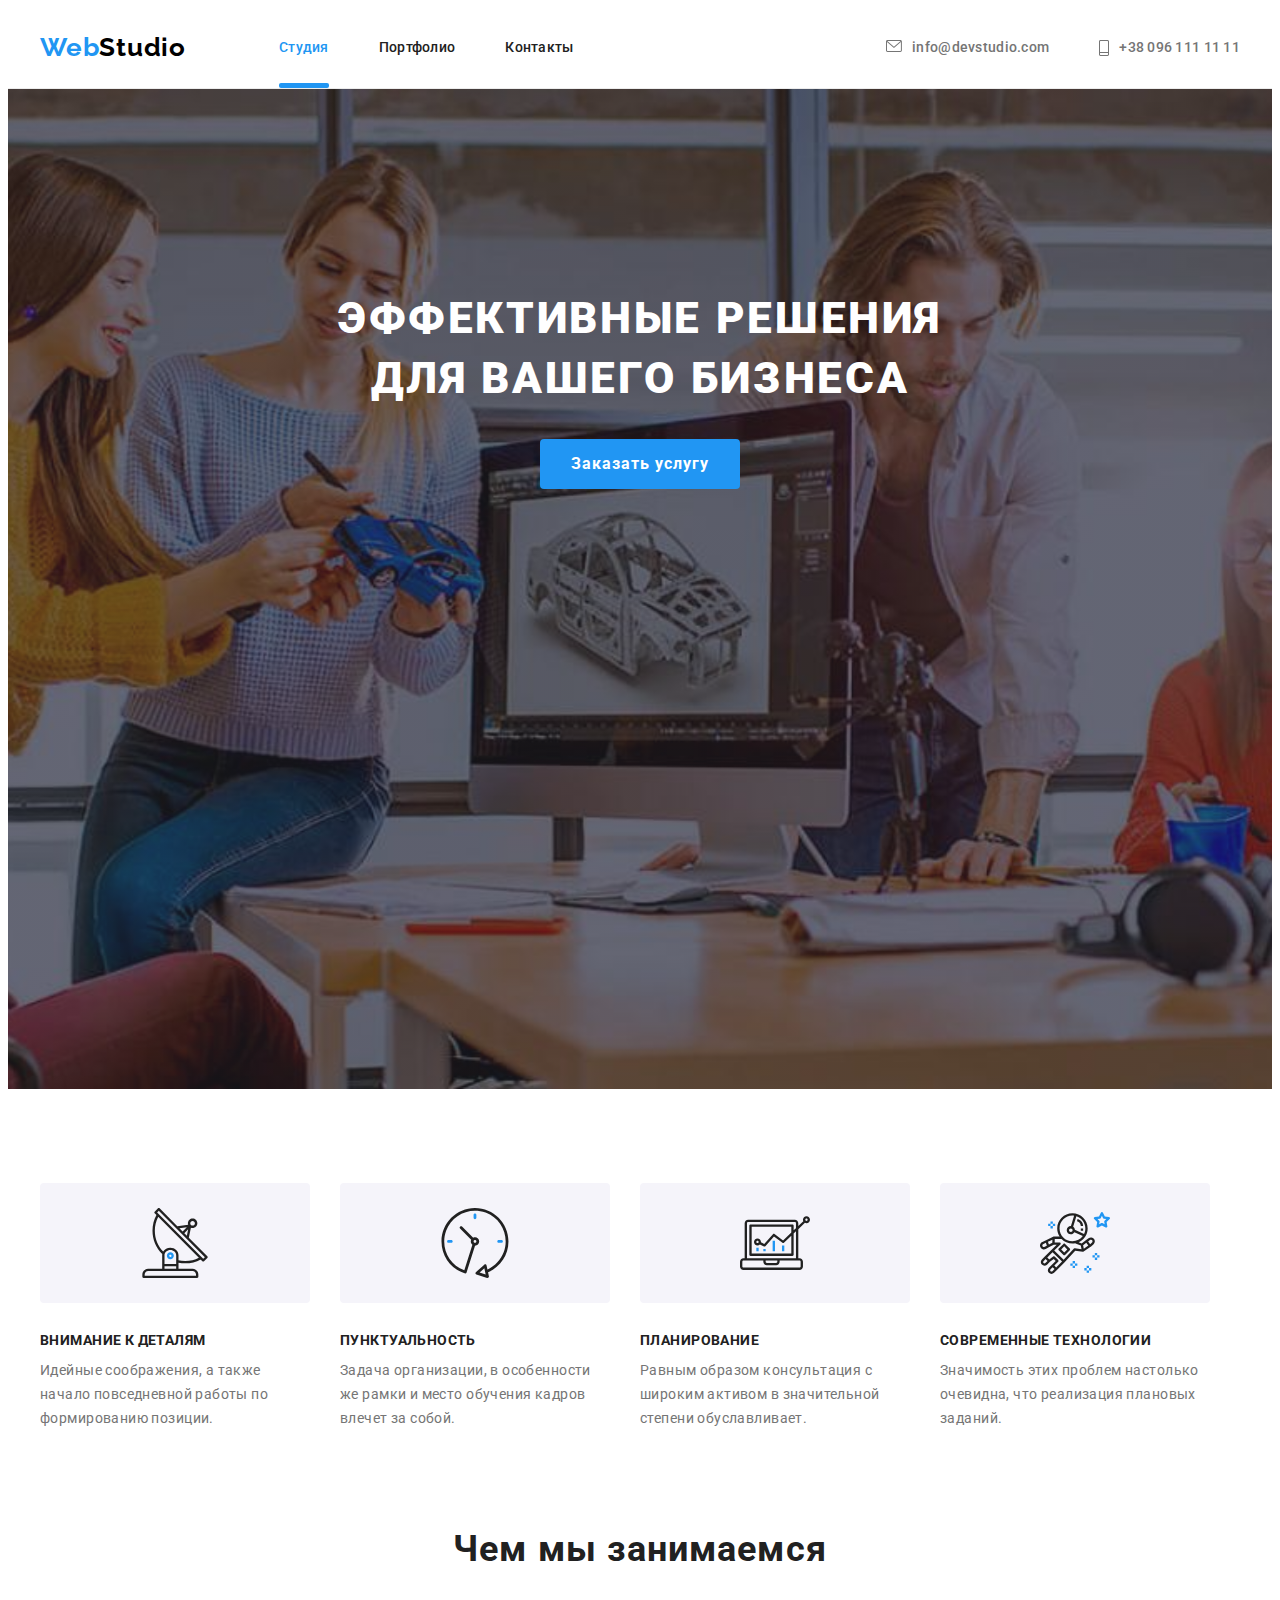
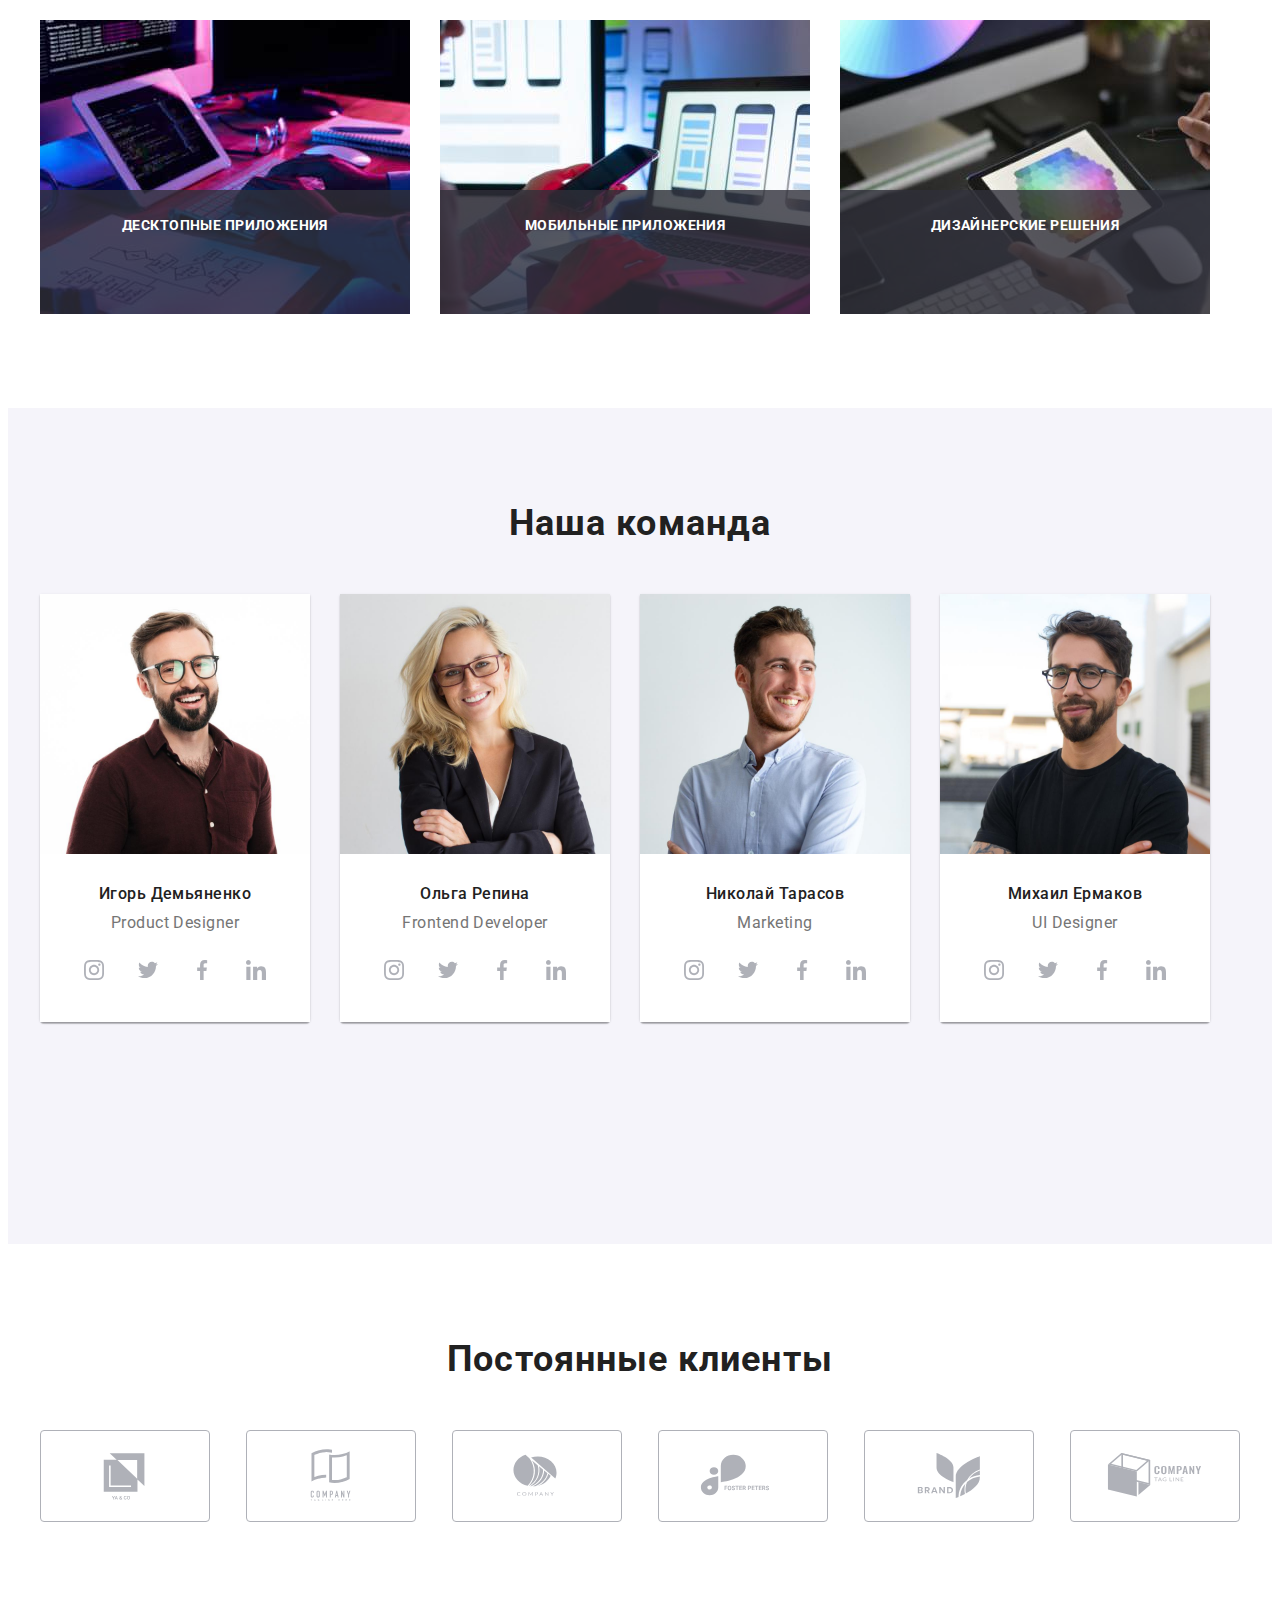
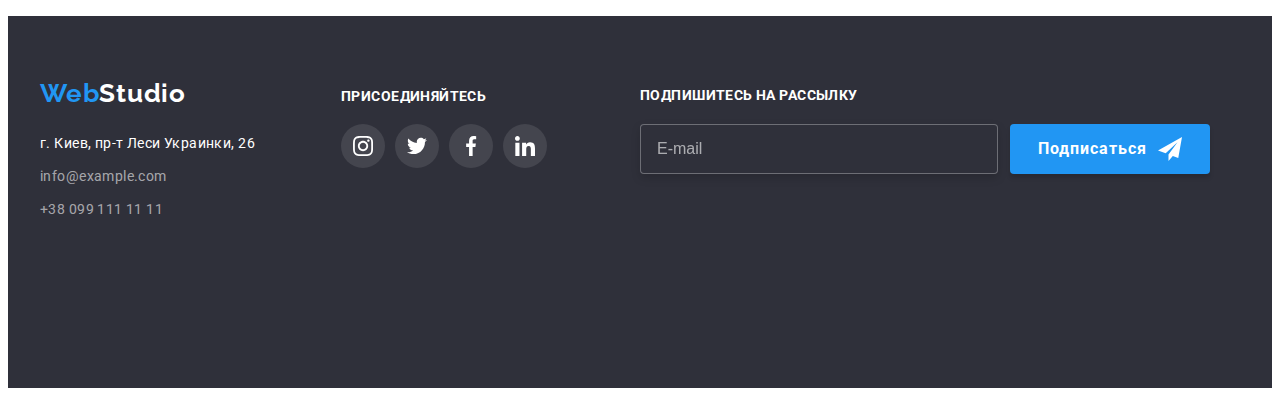
<file: index.html>
<!DOCTYPE html>
<html lang="ru">
<head>
    <meta charset="UTF-8">
    <meta http-equiv="X-UA-Compatible" content="IE=edge">
    <meta name="viewport" content="width=device-width, initial-scale=1.0">
    <title>Document</title>
    <link rel="preconnect" href="https://fonts.googleapis.com">
    <link rel="preconnect" href="https://fonts.gstatic.com" crossorigin>
    <link href="https://fonts.googleapis.com/css2?family=Raleway:wght@700&family=Roboto:wght@400;500;700;900&display=swap"
        rel="stylesheet">
    <link rel="stylesheet" href="https://cdnjs.cloudflare.com/ajax/libs/modern-normalize/1.1.0/modern-normalize.min.css"
            integrity="sha512-wpPYUAdjBVSE4KJnH1VR1HeZfpl1ub8YT/NKx4PuQ5NmX2tKuGu6U/JRp5y+Y8XG2tV+wKQpNHVUX03MfMFn9Q=="
            crossorigin="anonymous" referrerpolicy="no-referrer" />
      
    <link rel="stylesheet" href="./css/reset.css">
    <link rel="stylesheet" href="./css/styles.css" />
</head>
<body>
    <!--Верхня лінія-->
    <header>
        <div class="container header-conteiner">
        <a href="" class="logo">Web<span class="head">Studio</span></a>
            
        <nav>
            <ul class="menu-nav">
                <li class="list"><a href="./index.html" class="site-nav current">Студия</a></li>
                <li class="list"><a href="./portfolio.html" class="site-nav">Портфолио</a></li>
                <li class="list"><a href="" class="site-nav">Контакты</a></li>
            </ul>
            </nav>
    
            <ul class="auth-header">
            <li class="list">
                <a href="" class="link-mail">
                    <svg class="header-mail-icon" width="16" height="12">
                        <use href="./images/icon.svg#icon-envelope">
                        </use>
                    </svg> info@devstudio.com
                </a>
            </li>
            <li class="list">
                <a href="" class="link-tel">
                    <svg class="header-tel-icon" width="10" height="16">
                        <use href="./images/icon.svg#icon-Vector">
                        </use>
                    </svg>+38 096 111 11 11
                </a>
            </li>
        </ul>
    
        </div>
        </header>

    <main>
        <!--Шапка-->
        <section class="hero section">
            <h1 class="hero-title">Эффективные решения для вашего бизнеса</h1>
            <button data-modal-open class="hero-btn" type="button">Заказать услугу</button>
            </section>
        
        <!--Особливості-->
        <section class="section features">
            <div class="container">
            <h2 hidden>Особенности</h2>
                 <ul class="features-section">
                    <li class="list">
                        <div class="features-conteiner">
                            <svg class="feature-icon" width="70" height="70">
                                <use href="./images/icon.svg#icon-antenna"></use>
                            </svg>
                        </div>
                        
                        <h3 class="features-title">Внимание к деталям</h3>
                        <p class="features-text">Идейные соображения, а также начало повседневной работы по формированию позиции.</p>
                    </li>
                    <li class="list">
                        <div class="features-conteiner">
                            <svg class="feature-icon" width="70" height="70">
                                <use href="./images/icon.svg#icon-clock"></use>
                            </svg>
                        </div>
                        <h3 class="features-title">Пунктуальность</h3>
                        <p class="features-text">Задача организации, в особенности же рамки и место обучения кадров влечет за собой.</p>
                    </li>
                    <li class="list">
                        <div class="features-conteiner">
                            <svg class="feature-icon" width="70" height="70">
                                <use href="./images/icon.svg#icon-diagram"></use>
                            </svg>
                        </div>
                        <h3 class="features-title">Планирование</h3>
                        <p class="features-text">Равным образом консультация с широким активом в значительной степени обуславливает.</p>
                    </li>
                    <li class="list">
                        <div class="features-conteiner">
                            <svg class="feature-icon" width="70" height="70">
                                <use href="./images/icon.svg#icon-astronaut"></use>
                            </svg>
                        </div>
                        <h3 class="features-title">Современные технологии</h3>
                        <p class="features-text">Значимость этих проблем настолько очевидна, что реализация плановых заданий.</p>
                    </li>
                </ul>
                </div>
        </section>       
        <!--Чим ми займаємось-->
        <section class="section about-section">
            <div class="container">
            <h2 class="about-title">Чем мы занимаемся</h2>
            <ul class="about">
                <li class="list about-list">
                    <img class="about-item" src="./images/box1.jpg" alt="Фото монитора с работающим программистом" width="370" height="294">
                    <h3 class="about-label">Десктопные приложения</h3>
                </li>
                <li class="list about-list">
                    <img class="about-item" src="./images/box2.jpg" alt="Фото телефона в руке и на мониторе" width="370" height="294">
                    <h3 class="about-label">Мобильные приложения</h3>
                </li>
                <li class="list about-list">
                    <img class="about-item" src="./images/box3.jpg" alt="Фото планшета с цветовой гаммой" width="370" height="294">
                    <h3 class="about-label">Дизайнерские решения</h3>
                </li>
            </ul>
            </div>
        </section>

        <!--Наша команда-->
        <section class="team section">
            <div class="container">
            <h2 class="team-title">Наша команда</h2>
            <ul class="team-section">
                <li class="list">
                    <img class="team-item" src="./images/img1.jpg" alt="Фото Игоря Демьяненко" width="270" height="260">
                    <div class="team-card">
                        <h3 class="team-name">Игорь Демьяненко</h3>
                        <p lang="en" class="team-position">Product Designer</p>
                        <ul class="team-social-list list">
                            <li class="team-social-item">
                                <a href="" class="team-social-link">
                                    <svg class="team-social-icon" width="20" height="20">
                                        <use href='./images/icon.svg#icon-instagram'></use>
                                    </svg>
                                </a>
                            </li>
                            <li class="team-social-item">
                                <a href="" class="team-social-link">
                                    <svg class="team-social-icon" width="20" height="20">
                                        <use href='./images/icon.svg#icon-twitter'></use> 
                                    </svg>
                                </a>
                            </li>
                            <li class="team-social-item">
                                <a href="" class="team-social-link">
                                    <svg class="team-social-icon" width="20" height="20">
                                        <use href='./images/icon.svg#icon-facebook'></use>
                                    </svg>
                                </a>
                            </li>
                            <li class="team-social-item">
                                <a href="" class="team-social-link">
                                    <svg class="team-social-icon" width="20" height="20">
                                        <use href='./images/icon.svg#icon-linkedin'></use>
                                    </svg>
                                </a>
                            </li>
                        </ul>
                    </div>
                    
                </li>
                <li class="list">
                    <img class="team-item" src="./images/img2.jpg" alt="Фото Ольги Репиной" width="270" height="260">
                    <div class="team-card">
                        <h3 class="team-name">Ольга Репина</h3>
                        <p lang="en" class="team-position">Frontend Developer</p>
                        <ul class="team-social-list list">
                            <li class="team-social-item">
                                <a href="" class="team-social-link">
                                    <svg class="team-social-icon" width="20" height="20">
                                        <use href='./images/icon.svg#icon-instagram'></use>
                                    </svg>
                                </a>
                            </li>
                            <li class="team-social-item">
                                <a href="" class="team-social-link">
                                    <svg class="team-social-icon" width="20" height="20">
                                        <use href='./images/icon.svg#icon-twitter'></use>
                                    </svg>
                                </a>
                            </li>
                            <li class="team-social-item">
                                <a href="" class="team-social-link">
                                    <svg class="team-social-icon" width="20" height="20">
                                        <use href='./images/icon.svg#icon-facebook'></use>
                                    </svg>
                                </a>
                            </li>
                            <li class="team-social-item">
                                <a href="" class="team-social-link">
                                    <svg class="team-social-icon" width="20" height="20">
                                        <use href='./images/icon.svg#icon-linkedin'></use>
                                    </svg>
                                </a>
                            </li>
                        </ul>
                    </div>
                </li>
                <li class="list">
                    <img class="team-item" src="./images/img3.jpg" alt="Фото Николая Тарасова" width="270" height="260">
                    <div class="team-card">
                        <h3 class="team-name">Николай Тарасов</h3>
                        <p lang="en" class="team-position">Marketing</p>
                        <ul class="team-social-list list">
                            <li class="team-social-item">
                                <a href="" class="team-social-link">
                                    <svg class="team-social-icon" width="20" height="20">
                                        <use href='./images/icon.svg#icon-instagram'></use>
                                    </svg>
                                </a>
                            </li>
                            <li class="team-social-item">
                                <a href="" class="team-social-link">
                                    <svg class="team-social-icon" width="20" height="20">
                                        <use href='./images/icon.svg#icon-twitter'></use>
                                    </svg>
                                </a>
                            </li>
                            <li class="team-social-item">
                                <a href="" class="team-social-link">
                                    <svg class="team-social-icon" width="20" height="20">
                                        <use href='./images/icon.svg#icon-facebook'></use>
                                    </svg>
                                </a>
                            </li>
                            <li class="team-social-item">
                                <a href="" class="team-social-link">
                                    <svg class="team-social-icon" width="20" height="20">
                                        <use href='./images/icon.svg#icon-linkedin'></use>
                                    </svg>
                                </a>
                            </li>
                        </ul>
                    </div>
                </li>
                <li class="list">
                    <img class="team-item" src="./images/img4.jpg" alt="Фото Михаила Ермакова" width="270" height="260">
                    <div class="team-card">
                        <h3 class="team-name">Михаил Ермаков</h3>
                        <p lang="en" class="team-position">UI Designer</p>
                        <ul class="team-social-list list">
                            <li class="team-social-item">
                                <a href="" class="team-social-link">
                                    <svg class="team-social-icon" width="20" height="20">
                                        <use href='./images/icon.svg#icon-instagram'></use>
                                    </svg>
                                </a>
                            </li>
                            <li class="team-social-item">
                                <a href="" class="team-social-link">
                                    <svg class="team-social-icon" width="20" height="20">
                                        <use href='./images/icon.svg#icon-twitter'></use>
                                    </svg>
                                </a>
                            </li>
                            <li class="team-social-item">
                                <a href="" class="team-social-link">
                                    <svg class="team-social-icon" width="20" height="20">
                                        <use href='./images/icon.svg#icon-facebook'></use>
                                    </svg>
                                </a>
                            </li>
                            <li class="team-social-item">
                                <a href="" class="team-social-link">
                                    <svg class="team-social-icon" width="20" height="20">
                                        <use href='./images/icon.svg#icon-linkedin'></use>
                                    </svg>
                                </a>
                            </li>
                        </ul>
                    </div>
                </li>
            </ul>
            </div>
        </section>
        <!--Постійні клієнти-->
        <section class="client section">
            <div class="container">
                <h2 class="client-title">Постоянные клиенты</h2>
                <ul class="client-section">
                    <li class="list client-list">
                        <a href="" class="client-logo-link">
                            <svg class="client-logo-icon" width="106" height="60">
                                <use href="./images/icon.svg#icon-yaco"></use>
                            </svg>
                        </a>
                    </li>
                    <li class="list client-list">
                        <a href="" class="client-logo-link">
                            <svg class="client-logo-icon" width="106" height="60">
                                <use href="./images/icon.svg#icon-taglinehere"></use>
                            </svg>
                        </a>
                    </li>
                    <li class="list client-list">
                        <a href="" class="client-logo-link">
                            <svg class="client-logo-icon" width="106" height="60">
                                <use href="./images/icon.svg#icon-company"></use>
                            </svg>
                        </a>
                    </li>
                    <li class="list client-list">
                        <a href="" class="client-logo-link">
                            <svg class="client-logo-icon" width="106" height="60">
                                <use href="./images/icon.svg#icon-fosterpeters"></use>
                            </svg>
                        </a>
                    </li>
                    <li class="list client-list">
                        <a href="" class="client-logo-link">
                            <svg class="client-logo-icon" width="106" height="60">
                                <use href="./images/icon.svg#icon-brand"></use>
                            </svg>
                        </a>
                    </li>
                    <li class="list client-list">
                        <a href="" class="client-logo-link">
                            <svg class="client-logo-icon" width="106" height="60">
                                <use href="./images/icon.svg#icon-tagline"></use>
                            </svg>
                        </a>
                    </li>

                </ul>

            </div>
        </section>
    </main>
    
    <!--Підвал-->
    <footer>
        <div class="container footer-conteiner">
            <div class="address-logo">
                <a href="" class="logo foot-logo">Web<span class="foot">Studio</span></a>
                    <address>
                        <div class="footer-address">
                            <ul>
                                <li class="list foot-list">
                                    <a href="" class="foot-link">г. Киев, пр-т Леси Украинки, 26</a>
                                </li>
                                <li class="list foot-list">
                                    <a href="mailto:info@example.com" class="foot-mail">info@example.com</a>
                                </li>
                                <li class="list foot-list">
                                    <a href="tel:+380991111111" class="foot-tel">+38 099 111 11 11</a>
                                </li>
                            </ul>
                        </div>
                    </address>
            </div>
        
            <div class="social-slogan">
                <p class="slogan">присоединяйтесь</p>
                <ul class="team-social-list list">
                    <li class="team-social-item">
                        <a href="" class="slogan-social-link">
                            <svg class="slogan-social-icon" width="20" height="20">
                                <use href='./images/icon.svg#icon-instagram'></use>
                            </svg>
                        </a>
                    </li>
                    <li class="team-social-item">
                        <a href="" class="slogan-social-link">
                            <svg class="slogan-social-icon" width="20" height="20">
                                <use href='./images/icon.svg#icon-twitter'></use>
                            </svg>
                        </a>
                    </li>
                    <li class="team-social-item">
                        <a href="" class="slogan-social-link">
                            <svg class="slogan-social-icon" width="20" height="20">
                                <use href='./images/icon.svg#icon-facebook'></use>
                            </svg>
                        </a>
                    </li>
                    <li class="team-social-item">
                        <a href="" class="slogan-social-link">
                            <svg class="slogan-social-icon" width="20" height="20">
                                <use href='./images/icon.svg#icon-linkedin'></use>
                            </svg>
                        </a>
                    </li>
                </ul>
            </div>
            <div class="email-fild">
                <p class="email-slogan">Подпишитесь на рассылку</p>
                <div class="email-input-slogan">
                    <input type="email" name="email" class="email-input" placeholder="E-mail">
                    <button type="submit" class="email-input-btn">Подписаться
                        <svg class="btn-send" width="24" height="24">
                            <use href="./images/icon.svg#icon-send"></use>
                        </svg>
                    </button>
                </div>
            </div>
        </div>
    </footer>

    <!------Бекдроп------->
    <div class="backdrop is-hidden" data-modal>
        <div class="modal">
            <button data-modal-close class="data-modal-close">
                <svg class="close-icon" width="11" height="11">
                    <use href="./images/icon.svg#icon-close"></use>
                </svg>
            </button>
            <p class="modal-title">Оставьте свои данные, мы вам перезвоним</p>
            <form action="#" class="modal-form">
                <div class="modal-field">
                    <label class="form-input-text" for="name">Имя</label>
                    <input id="name" type="text" name="user-name" class="modal-form-input" required>
                    <svg class="input-icon" width="18" height="18">
                        <use href="./images/icon.svg#icon-person-black"></use>
                    </svg>                
                </div>
                <div class="modal-field">
                    <label class="form-input-text" for="tel">Телефон</label>
                    <input id="tel" type="tel" name="tel" class="modal-form-input" required>
                    <svg class="input-icon" width="18" height="18">
                        <use href="./images/icon.svg#icon-phone-black"></use>
                    </svg>
                </div>
                <div class="modal-field">
                    <label class="form-input-text" for="email">Почта</label>
                    <input id="email" type="email" name="email" class="modal-form-input" required>
                    <svg class="input-icon" width="18" height="18">
                        <use href="./images/icon.svg#icon-email-black"></use>
                    </svg>
                </div>
                <div class="modal-field">
                    <label class="form-input-text" for="comment">Комментарий</label>
                    <textarea id="comment" type="online-text" name="comment" class="online-text" placeholder="Введите текст"></textarea>
                </div>
                <div class="modal-field-last">
                    <input 
                        id="consent" 
                        type="checkbox" 
                        name="consent" 
                        class="checkbox-consent visually-hidden"
                    />
                    <label for="consent" class="check-text">
                        <span class="check-item">
                            <svg class="check-icon" width="11" height="8">
                                <use href="./images/icon.svg#icon-check"></use>
                            </svg>
                        </span>Соглашаюсь с рассылкой и принимаю<a href="" class="policy">Условия договора</a>
                    </label>
                    
                </div>
                <button class="modal-send-btn" type="submit">Отправить</button>
            </form>
        </div>
    </div>
    <script src="./js/modal.js"></script>
</body>
</html>
</file>
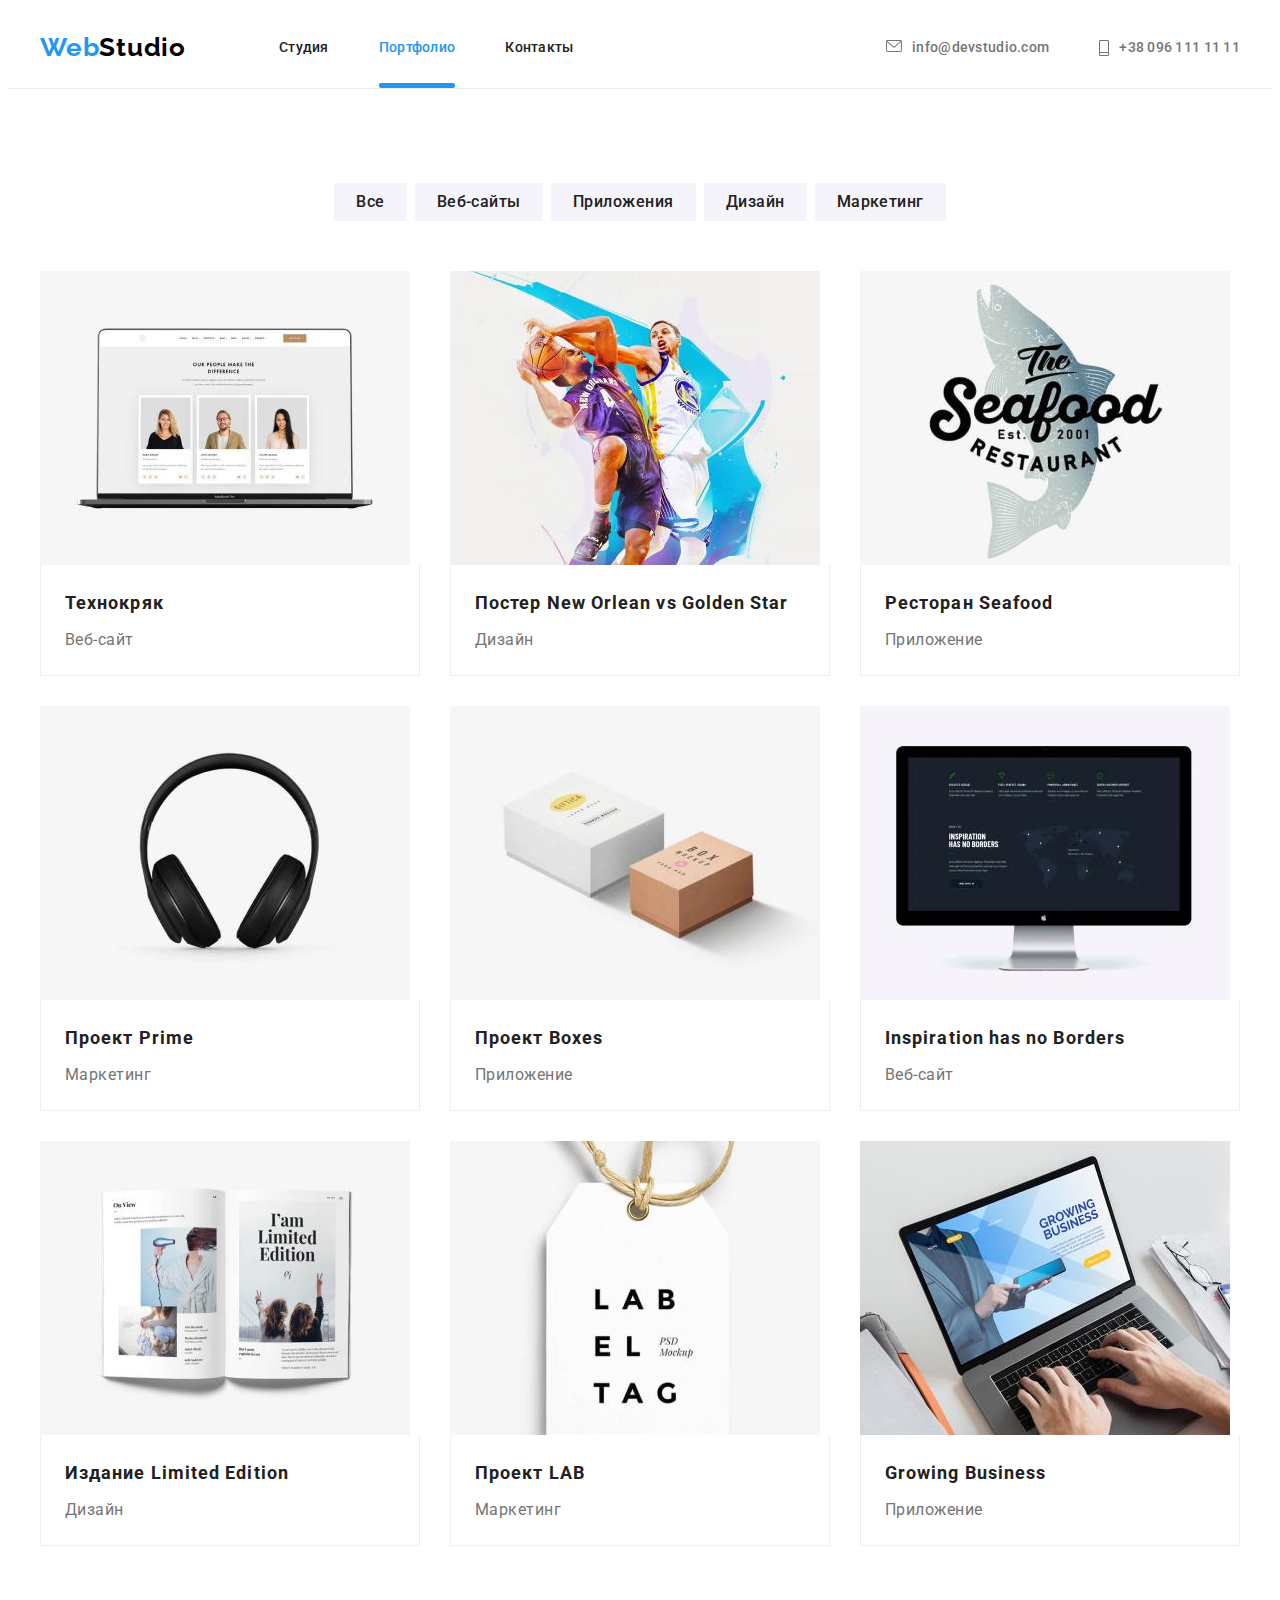
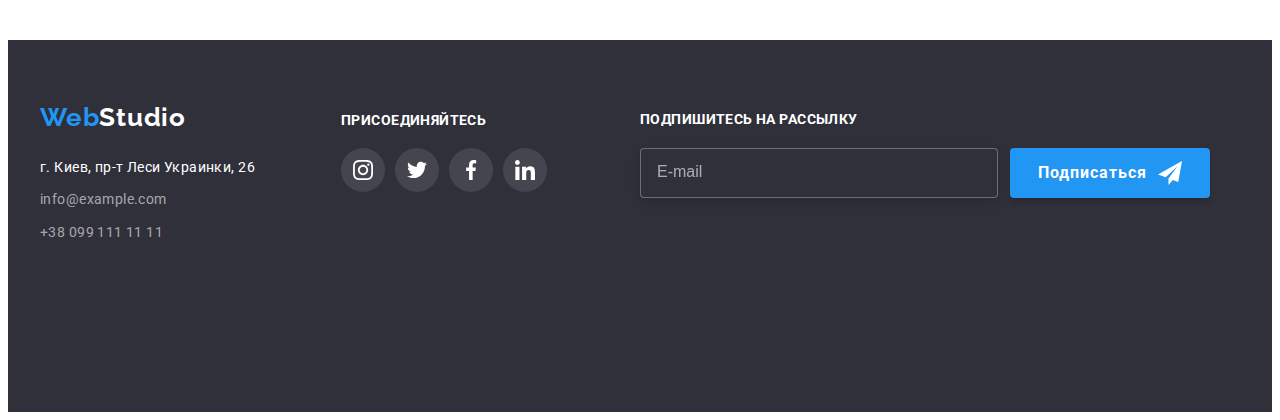
<file: portfolio.html>
<!DOCTYPE html>
<html lang="ru">
<head>
    <meta charset="UTF-8">
    <meta http-equiv="X-UA-Compatible" content="IE=edge">
    <meta name="viewport" content="width=device-width, initial-scale=1.0">
    <title>Document</title>
    <link rel="preconnect" href="https://fonts.googleapis.com">
    <link rel="preconnect" href="https://fonts.gstatic.com" crossorigin>
    <link href="https://fonts.googleapis.com/css2?family=Raleway:wght@700&family=Roboto:wght@400;500;700;900&display=swap"
        rel="stylesheet">
    <link rel="stylesheet" href="https://cdnjs.cloudflare.com/ajax/libs/modern-normalize/1.1.0/modern-normalize.min.css"
        integrity="sha512-wpPYUAdjBVSE4KJnH1VR1HeZfpl1ub8YT/NKx4PuQ5NmX2tKuGu6U/JRp5y+Y8XG2tV+wKQpNHVUX03MfMFn9Q=="
        crossorigin="anonymous" referrerpolicy="no-referrer" />
    <link rel="stylesheet" href="./css/reset.css">    
    <link rel="stylesheet" href="./css/styles.css" />
    </head>
        <body>
        <!--Верхня лінія-->
        <header>
            <div class="container header-conteiner">
            <a href="" class="logo">Web<span class="head">Studio</span></a>
    
            <nav>
                <ul class="menu-nav">
                    <li class="list"><a href="./index.html" class="site-nav">Студия</a></li>
                    <li class="list"><a href="./portfolio.html" class="site-nav current">Портфолио</a></li>
                    <li class="list"><a href="" class="site-nav">Контакты</a></li>
                </ul>
    
            </nav>
    
    
            <ul class="auth-header">
                <li class="list">
                    <a href="" class="link-mail">
                        <svg class="header-mail-icon" width="16" height="12">
                            <use href="./images/icon.svg#icon-envelope">
                            </use>
                        </svg> info@devstudio.com
                    </a>
                </li>
                <li class="list">
                    <a href="" class="link-tel">
                        <svg class="header-tel-icon" width="10" height="16">
                            <use href="./images/icon.svg#icon-Vector">
                            </use>
                        </svg>+38 096 111 11 11
                    </a>
                </li>
            </ul>
            </div>
        </header>
<main>
    <!--Портфоліо-->
    <section class="section">
        <div class="container">
        <ul class="filter-conteiner">
            <li class="filter-list"><button class="list filter-btn" type="button">Все</button></li>
            <li class="filter-list"><button class="list filter-btn" type="button">Веб-сайты</button></li>
            <li class="filter-list"><button class="list filter-btn" type="button">Приложения</button></li>
            <li class="filter-list"><button class="list filter-btn" type="button">Дизайн</button></li>
            <li class="filter-list"><button class="list filter-btn" type="button">Маркетинг</button></li>
        </ul>
        <h1 hidden>Проэкты</h1>
        <ul class="project">
            <li class="item">
                <a href="" class="link project-link">
                    <div class="item-wrap">
                        <img class="item-img" src="./images/img5.jpg" alt="Монитор" width="370" height="294">
                        <p class="project-content">Технокряк это современная площадка распространения коронавируса. Компании используют эту
                        платформу для цифрового шпионажа и атак на защищённые сервера конкурентов.
                        </p>
                    </div>
                    <div class="project-card">
                        <h2 class="project-title">Технокряк</h2>
                        <h3 class="site-title">Веб-сайт</h3>
                    </div>
                </a>
            </li>
            <li class="item">
                <a href="" class="link project-link">
                    <div class="item-wrap">
                        <img class="item-img" src="./images/img6.jpg" alt="Спортсмены" width="370" height="294">
                        <p class="project-content">Технокряк это современная площадка распространения коронавируса. Компании используют эту
                            платформу для цифрового шпионажа и атак на защищённые сервера конкурентов.
                        </p>
                    </div>
                    <div class="project-card">
                        <h2 class="project-title">Постер New Orlean vs Golden Star</h2>
                        <h3 class="site-title">Дизайн</h3>
                    </div>
                </a>
            </li>
            <li class="item">
                <a href="" class="link project-link">
                    <div class="item-wrap">
                        <img class="item-img" src="./images/img7.jpg" alt="Рыба" width="370" height="294">
                        <p class="project-content">Технокряк это современная площадка распространения коронавируса. Компании используют эту
                            платформу для цифрового шпионажа и атак на защищённые сервера конкурентов.
                        </p>
                    </div>
                    <div class="project-card">
                        <h2 class="project-title">Ресторан Seafood</h2>
                        <h3 class="site-title">Приложение</h3>
                    </div>
                </a>
            </li>
            <li class="item">
                <a href="" class="link project-link">
                    <div class="item-wrap">
                        <img class="item-img" src="./images/img8.jpg" alt="Наушники" width="370" height="294">
                        <p class="project-content">Технокряк это современная площадка распространения коронавируса. Компании используют эту
                            платформу для цифрового шпионажа и атак на защищённые сервера конкурентов.
                        </p>
                    </div>
                    <div class="project-card">
                        <h2 class="project-title">Проект Prime</h2>
                        <h3 class="site-title">Маркетинг</h3>
                    </div>
                </a>
            </li>
            <li class="item">
                <a href="" class="link project-link">
                    <div class="item-wrap">
                        <img class="item-img" src="./images/img9.jpg" alt="Две коробки" width="370" height="294">
                        <p class="project-content">Технокряк это современная площадка распространения коронавируса. Компании используют эту платформу для цифрового шпионажа и атак на защищённые сервера конкурентов.
                        </p>
                    </div>
                    <div class="project-card">
                        <h2 class="project-title">Проект Boxes</h2>
                        <h3 class="site-title">Приложение</h3>
                    </div>
                </a>
            </li>
            <li class="item">
                <a href="" class="link project-link">
                    <div class="item-wrap">
                        <img class="item-img" src="./images/img10.jpg" alt="Монитор" width="370" height="294">
                        <p class="project-content">Технокряк это современная площадка распространения коронавируса. Компании используют эту
                            платформу для цифрового шпионажа и атак на защищённые сервера конкурентов.
                        </p>
                    </div>
                    <div class="project-card">
                        <h2 class="project-title">Inspiration has no Borders</h2>
                        <h3 class="site-title">Веб-сайт</h3>
                    </div>
                </a>
            </li>
            <li class="item">
                <a href="" class="link project-link">
                    <div class="item-wrap">
                        <img class="item-img" src="./images/img11.jpg" alt="Журнал" width="370" height="294">
                        <p class="project-content">Технокряк это современная площадка распространения коронавируса. Компании используют эту
                            платформу для цифрового шпионажа и атак на защищённые сервера конкурентов.
                        </p>
                    </div>
                    <div class="project-card">
                        <h2 class="project-title">Издание Limited Edition</h2>
                        <h3 class="site-title">Дизайн</h3>
                    </div>
                </a>
            </li>
            <li class="item">
                <a href="" class="link project-link">
                    <div class="item-wrap">
                        <img src="./images/img12.jpg" alt="Бирка" width="370" height="294">
                        <p class="project-content">Технокряк это современная площадка распространения коронавируса. Компании используют эту
                            платформу для цифрового шпионажа и атак на защищённые сервера конкурентов.
                        </p>
                    </div>
                    
                    <div class="project-card">
                        <h2 class="project-title">Проект LAB</h2>
                        <h3 class="site-title">Маркетинг</h3>
                    </div>
                </a>
            </li>
            <li class="item">
                <a href="" class="link project-link">
                    <div class="item-wrap">
                        <img class="item-img" src="./images/img13.jpg" alt="Ноутбук" width="370" height="294">
                        <p class="project-content">Технокряк это современная площадка распространения коронавируса. Компании используют эту
                            платформу для цифрового шпионажа и атак на защищённые сервера конкурентов.
                        </p>
                    </div>
                    <div class="project-card">
                        <h2 class="project-title">Growing Business</h2>
                        <h3 class="site-title">Приложение</h3>
                    </div>
                </a>
            </li>

        </ul>
        </div>
   </section>

</main>
<!--Підвал-->
<footer>
    <div class="container footer-conteiner">
        <div class="address-logo">
            <a href="" class="logo foot-logo">Web<span class="foot">Studio</span></a>
            <address>
                <div class="footer-address">
                    <ul>
                        <li class="list foot-list">
                            <a href="" class="foot-link">г. Киев, пр-т Леси Украинки, 26</a>
                        </li>
                        <li class="list foot-list">
                            <a href="mailto:info@example.com" class="foot-mail">info@example.com</a>
                        </li>
                        <li class="list foot-list">
                            <a href="tel:+380991111111" class="foot-tel">+38 099 111 11 11</a>
                        </li>
                    </ul>
                </div>
            </address>
        </div>

        <div class="social-slogan">
            <p class="slogan">присоединяйтесь</p>
            <ul class="team-social-list list">
                <li class="team-social-item">
                    <a href="" class="slogan-social-link">
                        <svg class="slogan-social-icon" width="20" height="20">
                            <use href='./images/icon.svg#icon-instagram'></use>
                        </svg>
                    </a>
                </li>
                <li class="team-social-item">
                    <a href="" class="slogan-social-link">
                        <svg class="slogan-social-icon" width="20" height="20">
                            <use href='./images/icon.svg#icon-twitter'></use>
                        </svg>
                    </a>
                </li>
                <li class="team-social-item">
                    <a href="" class="slogan-social-link">
                        <svg class="slogan-social-icon" width="20" height="20">
                            <use href='./images/icon.svg#icon-facebook'></use>
                        </svg>
                    </a>
                </li>
                <li class="team-social-item">
                    <a href="" class="slogan-social-link">
                        <svg class="slogan-social-icon" width="20" height="20">
                            <use href='./images/icon.svg#icon-linkedin'></use>
                        </svg>
                    </a>
                </li>
            </ul>
        </div>
        <div class="email-fild">
            <p class="email-slogan">Подпишитесь на рассылку</p>
            <div class="email-input-slogan">
                <input type="email" name="email" class="email-input" placeholder="E-mail">
                <button type="submit" class="email-input-btn">Подписаться
                    <svg class="btn-send" width="24" height="24">
                        <use href="./images/icon.svg#icon-send"></use>
                    </svg>
                </button>
            </div>
        </div>
    </div>
</footer>
</body>
</html>
</file>
<file: css/styles.css>
:root {
	--accent-color: #2196f3;
	--second-logo-color: #000000;
	--main-color: #ffffff;
	--second-color: #212121;
	--link-color: #ffffff96;
	--text-color: #757575;
	--second-bg-color: #f5f4fa;
	--main-bg-color: #e5e5e5;
	--foot-bg-color: #2f303a;
	--btn-hover-color: #188ce8;
	--stroke-color: #eeeeee;
	--line-color: #ececec;
	--icon-color: #afb1b8;
	--timing-function: cubic-bezier(0.4, 0, 0.2, 1);
}

body {
	font-family: Roboto, sans-serif;
	background-color: var(--main-color);
	color: var(--text-color);
}
ul {
	list-style: none;
	padding: 0;
}
ul,
li,
nav,
span {
	display: inline-block;
}

img {
	display: block;
	max-width: 100%;
	height: auto;
}
/*-------Верхня лінія--------*/
/*-------1600*80--------*/
.logo {
	font-family: Raleway;
	font-style: normal;
	font-weight: 700;
	font-size: 26px;
	line-height: 1.38;
	letter-spacing: 0.03em;
	text-decoration: inherit;
	margin-right: 93px;
	color: var(--accent-color);
}
span.head {
	color: var(--second-logo-color);
}
.site-nav {
	outline: none;

	position: relative;

	display: block;
	padding-top: 32px;
	padding-bottom: 32px;

	transition-property: color;
	transition-duration: 250ms;
	transition-timing-function: var(--timing-function);

	font-weight: 500;
	font-size: 14px;
	line-height: 1.14;
	letter-spacing: 0.02em;
	color: var(--second-color);
	text-decoration: inherit;
	
}

.site-nav::after {
	position: absolute;
	left: 0px;
	bottom: 0px;

	content: "";
	display: block;
	width: 100%;
	height: 5px;
	border-radius: 2px;
	
	background: var(--accent-color);
	opacity: 0;
	transition: opacity 250ms var(--timing-function); 
}
.site-nav:hover,
.site-nav:focus {
	color: var(--accent-color);
}

.site-nav.current::after {
	opacity: 1;
	}

.menu-nav .site-nav.current {
	color: var(--accent-color);
}
.menu-nav {
	display: flex;
}
.menu-nav .list:not(:last-child) {
	margin-right: 50px;
}
.menu-nav .list {
	display: block;
}
.header-conteiner {
	align-items: center;
}

.auth-header,
.header-conteiner {
	display: flex;
}
.auth-header {
	margin-left: auto;
}

.auth-header .list + .list {
	margin-left: 50px;
}

.link-mail {
	display: flex;

	transition-property: color;
	transition-duration: 250ms;
	transition-timing-function: var(--timing-function);

	font-weight: 500;
	font-size: 14px;
	line-height: 1.14;
	letter-spacing: 0.02em;
	text-decoration: inherit;
	color: var(--text-color);
	outline: none;
}
.link-mail:hover,
.link-mail:focus {
	color: var(--accent-color);
}
.header-mail-icon {
	transition-property: fill;
	transition-duration: 250ms;
	transition-timing-function: var(--timing-function);

	fill: var(--text-color);
	align-content: center;
	margin-right: 10px;
}
.link-mail:hover .header-mail-icon,
.link-mail:focus .header-mail-icon {
	fill: var(--accent-color);
}

.link-tel {
	display: flex;

	transition-property: color;
	transition-duration: 250ms;
	transition-timing-function: var(--timing-function);

	font-weight: 500;
	font-size: 14px;
	line-height: 1.14;
	letter-spacing: 0.02em;
	text-decoration: inherit;
	color: var(--text-color);
	outline: none;
}
.link-tel:hover,
.link-tel:focus {
	color: var(--accent-color);
}
.header-tel-icon {
	transition-property: fill;
	transition-duration: 250ms;
	transition-timing-function: var(--timing-function);

	fill: var(--text-color);
	align-content: center;
	margin-right: 10px;
}
.link-tel:hover .header-tel-icon,
.link-tel:focus .header-tel-icon {
	fill: var(--accent-color);
}
/*------- Шапка--------- */

.section {
	padding-top: 94px;
	padding-bottom: 94px;
}
header {
	min-height: 80px;
	border-bottom: 1px solid var(--line-color);
}
.container {
	width: 1200px;
	padding-left: 15px;
	padding-right: 15px;
	margin: 0 auto;
}

.hero {
	min-height: 600px;
	max-width: 1600px;
	margin-left: auto;
	margin-right: auto;
	padding-top: 200px;
	padding-bottom: 200px;
	background-color: var(--second-color);
	background-image: linear-gradient(to right, rgba(47, 48, 58, 0.4), rgba(47, 48, 58, 0.4)), url(../images/Img14.jpg);
	background-repeat: no-repeat;
	background-size: cover;
	background-position: center;
}

.hero-title {
	width: 696px;
	height: 120px;
	font-weight: 900;
	font-size: 44px;
	line-height: 1.36;
	text-align: center;
	letter-spacing: 0.06em;
	text-transform: uppercase;
	margin-left: auto;
	margin-right: auto;
	margin-bottom: 30px;
	color: var(--main-color);
}

.hero-btn {
	display: block;
	align-items: center;
	text-align: center;
	margin-left: auto;
	margin-right: auto;
	width: 200px;
	height: 50px;
	border-radius: 4px;
	border-style: none;
	outline: none;

	transition-property: background-color;
	border-radius;
	transition-duration: 250ms;
	transition-timing-function: var(--timing-function);

	font-family: inherit;
	font-style: normal;
	font-weight: 700;
	font-size: 16px;
	line-height: 1.87;
	letter-spacing: 0.06em;
	color: var(--main-color);
	background-color: var(--accent-color);
}
.hero-btn:hover,
.hero-btn:focus {
	background-color: var(--btn-hover-color);
	border-radius: 0;
}

/*--------Особливості--------*/

.features {
	padding-bottom: 0;
}
.features-section {
	display: flex;
}

.features-section .list:not(:last-child) {
	margin-right: 30px;
}
.features-conteiner {
	display: flex;
	width: 270px;
	height: 120px;
	background-color: var(--second-bg-color);
	border-radius: 4px;
	margin-bottom: 30px;
	align-items: center;
	justify-content: center;
}

.features-title {
	margin-bottom: 10px;
	font-weight: 700;
	font-size: 14px;
	line-height: 1.14;
	letter-spacing: 0.03em;
	text-transform: uppercase;
	color: var(--second-color);
}
.features-text {
	width: 270px;
	min-height: 75px;
	font-size: 14px;
	line-height: 1.71;
	letter-spacing: 0.03em;
	color: var(--text-color);
}
/*-------Чим ми займаємось-------*/

.about {
	display: flex;
}
.about-title,
.team-title,
.client-title {
	margin-bottom: 50px;
	font-weight: 700;
	font-size: 36px;
	line-height: 1.17;
	text-align: center;
	letter-spacing: 0.03em;
	color: var(--second-color);
}
.about-list {
	position: relative;
}
.about .list:not(:last-child) {
	margin-right: 30px;
}

.about-label {
	position: absolute;
	left: 0;
	bottom: 0;
	width: 100%;
	height: 70px;
	padding-top: 27px;
	padding-bottom: 27px;
	background-color: rgba(47, 48, 58, 0.8);
	font-weight: 700;
    font-size: 14px;
    line-height: 1,14;
    text-align: center;
    letter-spacing: 0.03em;
    text-transform: uppercase;

    color: var(--main-color);
}
/*--------Наша команда--------*/

.team {
	background-color: var(--second-bg-color);
	min-height: 648px;
}

.team-section {
	display: flex;
}
.team-section .list:not(:last-child) {
	margin-right: 30px;
}

.team-section > .list {
	box-shadow: 0px 1px 3px rgba(0, 0, 0, 0.12), 0px 1px 1px rgba(0, 0, 0, 0.14), 0px 2px 1px rgba(0, 0, 0, 0.2);
	border-radius: 0px 0px 4px 4px;
}
.team-card {
	padding-top: 30px;
	padding-bottom: 30px;
	background-color: var(--main-color);
}
.team-name {
	margin-bottom: 10px;
	font-weight: 500;
	font-size: 16px;
	line-height: 1.19;
	text-align: center;
	letter-spacing: 0.03em;
	color: var(--second-color);
}
.team-position {
	margin-bottom: 16px;
	font-size: 16px;
	line-height: 1.19;
	text-align: center;
	letter-spacing: 0.03em;
	color: var(--text-color);
}
.team-social-list {
	display: flex;
	justify-content: center;
}
.team-social-item {
	width: 44px;
	height: 44px;
}
.team-social-list .team-social-item:nth-child(n + 2) {
	margin-left: 10px;
}
.team-social-link {
	width: 100%;
	height: 100%;
	display: block;

	transition-property: background-color;
	transition-duration: 250ms;
	transition-timing-function: var(--timing-function);

	background-color: var(--main-color);
	border-radius: 50%;
	display: flex;
	align-items: center;
	justify-content: center;
	outline: none;
}
.team-social-link:hover,
.team-social-link:focus {
	background-color: var(--accent-color);
}
.team-social-icon {
	transition-property: fill;
	transition-duration: 250ms;
	transition-timing-function: var(--timing-function);

	fill: var(--icon-color);
}
.team-social-link:hover .team-social-icon,
.team-social-link:focus .team-social-icon {
	fill: var(--main-color);
}
/*----Постійні клієнти----*/
.client-section {
	display: flex;
	justify-content: space-between;
}
.client-logo-link {
	display: flex;
	justify-content: center;
	width: 170px;
	height: 92px;
	border: 1px solid var(--icon-color);
	box-sizing: border-box;
	border-radius: 4px;
	align-items: center;
	outline: none;
	transition-property: border;
	transition-duration: 250ms;
	transition-timing-function: var(--timing-function);
}
.client-logo-link:hover,
.client-logo-link:focus {
	border: 1px solid var(--accent-color);
}
.client-logo-link:hover .client-logo-icon,
.client-logo-link:focus .client-logo-icon {
	fill: var(--accent-color);
}
.client-logo-icon {
	display: flex;

	transition-property: fill;
	transition-duration: 250ms;
	transition-timing-function: var(--timing-function);

	fill: var(--icon-color);
}
/*--------Підвал---------*/

footer {
	background-color: var(--foot-bg-color);
	min-height: 252px;
	padding-top: 60px;
	padding-bottom: 60px;
}
span.foot {
	color: var(--main-color);
}
.footer-conteiner {
	display: flex;
}
.address-logo {
	
}
.foot-link {
	display: block;
	margin-bottom: 9px;

	transition-property: color;
	transition-duration: 250ms;
	transition-timing-function: var(--timing-function);

	font-style: normal;
	font-weight: normal;
	font-size: 14px;
	line-height: 1.71;
	letter-spacing: 0.03em;
	text-decoration: inherit;
	color: var(--main-color);
	outline: none;
}
.foot-mail {
	display: block;
	margin-bottom: 9px;

	transition-property: color;
	transition-duration: 250ms;
	transition-timing-function: var(--timing-function);

	font-style: normal;
	font-weight: normal;
	font-size: 14px;
	line-height: 1.71;
	letter-spacing: 0.03em;
	text-decoration: inherit;
	color: var(--link-color);
	outline: none;
}
.foot-tel {
	display: block;

	transition-property: color;
	transition-duration: 250ms;
	transition-timing-function: var(--timing-function);

	font-style: normal;
	font-weight: normal;
	font-size: 14px;
	line-height: 1.71;
	letter-spacing: 0.03em;
	text-decoration: inherit;
	color: var(--link-color);
	outline: none;
}
.foot-link:hover,
.foot-link:focus,
.foot-mail:hover,
.foot-tel:hover,
.foot-mail:focus,
.foot-tel:focus {
	color: var(--accent-color);
}

.footer-address {
	display: flex;
	flex-wrap: wrap;
	width: 231px;
	margin-top: 20px;
	margin-right: 70px;
}
.social-slogan {
	margin-top: 12px;
}
.slogan {
	width: 145px;
	height: 16px;
	font-weight: bold;
	font-size: 14px;
	line-height: 16px;
	letter-spacing: 0.03em;
	text-transform: uppercase;
	margin-bottom: 20px;
	color: var(--main-color);
}
.slogan-social-link {
	width: 100%;
	height: 100%;
	display: block;
	border-radius: 50%;
	display: flex;
	align-items: center;
	justify-content: center;

	transition-property: background-color;
	transition-duration: 250ms;
	transition-timing-function: var(--timing-function);

	background: rgba(255, 255, 255, 0.1);
	outline: none;
}
.slogan-social-link:hover,
.slogan-social-link:focus {
	background-color: var(--accent-color);
}
.slogan-social-icon {
	fill: var(--main-color);
}
.email-fild {
	
	width: 570px;
	height: 86px;
    margin-top: 12px;
	margin-left: 93px;
}
.email-slogan {
    margin-bottom: 20px;
    font-weight: 700;
    font-size: 14px;
    line-height: 1.14;
    letter-spacing: 0.03em;
    text-transform: uppercase;

    color: var(--main-color);
}
.email-input-slogan {
    display: flex;
    justify-content: space-between;

}
.email-input {
	width: 358px;
	height: 50px;
	padding: 15px 16px;
	background-color: var(--foot-bg-color);
	border: 1px solid rgba(255, 255, 255, 0.3);
    box-sizing: border-box;
    filter: drop-shadow(0px 4px 4px rgba(0, 0, 0, 0.15));
    border-radius: 4px;
	color: var(--main-color);
}
.email-input::placeholder {
	width: 47px;
	height: 20px;
	font-weight: normal;
    font-size: 16px;
    line-height: 1.25;

    color: rgba(255, 255, 255, 0.6);
}
.email-input-btn {
	display: flex;
	align-items: center;
	justify-content: space-between;
	width: 200px;
	height: 50px;
	padding: 10px 28px;
	background: var(--accent-color);
    box-shadow: 0px 4px 4px rgba(0, 0, 0, 0.15);
    border-radius: 4px;
	border-style: none;
	
    font-weight: 700;
    font-size: 16px;
    line-height: 1.87;

    letter-spacing: 0.06em;

    color: var(--main-color);
}
/*------------Портфоліо------------*/

.filter-conteiner {
	display: flex;
	justify-content: center;
	margin-left: auto;
	margin-right: auto;
	margin-bottom: 50px;
}

.filter-list:not(:last-child) {
	margin-right: 8px;
}
.filter-btn {
	border-style: none;
	padding: 6px 22px;

	transition-property: background; color; box-shadow; border-radius;
	transition-duration: 250ms;
	transition-timing-function: var(--timing-function);

	font-family: inherit;
	font-style: normal;
	font-weight: 500;
	font-size: 16px;
	line-height: 1.62;
	text-align: center;
	letter-spacing: 0.03em;
	background: var(--second-bg-color);
	color: var(--second-color);
	outline: none;
}

.filter-btn:hover,
.filter-btn:focus {
	background: var(--accent-color);
	color: var(--main-color);
	box-shadow: 0px 3px 1px rgba(0, 0, 0, 0.1), 0px 1px 2px rgba(0, 0, 0, 0.08), 0px 2px 2px rgba(0, 0, 0, 0.12);
	border-radius: 4px;
}
.link {
	text-decoration: none;
}

.project {
	display: flex;
	flex-wrap: wrap;
	margin-right: -30px;
}

.project > .item {
	margin-right: 30px;
	flex-basis: calc(100% / 3 - 30px);
	}

.project .item:not(:nth-last-child(-n + 3)) {
	margin-bottom: 30px;
}
.item:nth-child(3n) {
	margin-right: 0;
}
.project-link {
	display: block;
	outline: none;

	transition-property: box-shadow;
	transition-duration: 250ms;
	transition-timing-function: var(--timing-function);
}
.project-link:hover,
.project-link:focus {
	box-shadow: 0px 1px 1px rgba(0, 0, 0, 0.12), 0px 4px 4px rgba(0, 0, 0, 0.06), 1px 4px 6px rgba(0, 0, 0, 0.16);
}
.project-title {
	margin-bottom: 4px;
	font-weight: bold;
	font-size: 18px;
	line-height: 2;
	letter-spacing: 0.06em;
	color: var(--second-color);
}
.site-title {
	font-style: normal;
	font-weight: normal;
	font-size: 16px;
	line-height: 1.87;
	letter-spacing: 0.03em;
	text-decoration: inherit;
	color: var(--text-color);
}
.project-card {
	background: var(--main-color);
	border: 1px solid var(--stroke-color);
	box-sizing: border-box;
	border-top: none;
	padding-top: 20px;
	padding-bottom: 20px;
	padding-left: 24px;
}
.item-wrap {
	position: relative;
	overflow: hidden;
	
}

.item:hover .project-content {
	transform: translateY(0);
}
.project-content {
	position: absolute;
	top: 0;
	left: 0;
	height: 100%;
	padding-top: 63px;
	padding-right: 24px;
	padding-bottom: 63px;
	padding-left: 24px;
	background-color: rgba(33, 150, 243, 0.9);
	font-weight: normal;
    font-size: 18px;
    line-height: 1,56;
    letter-spacing: 0.03em;

    color: var(--main-color);
	transform: translateY(100%);
	transition: transform 250ms var(--timing-function);

}

/*------Бекдроп-------*/
.backdrop {
	position: fixed;
	top: 0;
	width: 100vw;
	height: 100vh;
	background-color: rgba(0, 0, 0, 0.1);
	transition: opacity 1000ms, visibility 1000ms;

}
.backdrop.is-hidden {
	visibility: hidden;
	opacity: 0;
	pointer-events: none;
}
.modal {
	position: absolute;
	top: 50%;
	left: 50%;
	transform: translate(-50%, -50%) scale(1);
	padding: 40px;
	width: 528px;
	min-height: 581px;
	background-color: var(--main-color);
	border-radius: 4px;
	box-shadow: 0px 1px 3px rgba(0, 0, 0, 0.12), 0px 1px 1px rgba(0, 0, 0, 0.14), 0px 2px 1px rgba(0, 0, 0, 0.2);
	opacity: 1;
	transition: transform 250ms var(--timing-function), scale 250ms var(--timing-function), opasity 250ms var(--timing-function);
	
}

.backdrop.is-hidden .modal {
	transform: translate(-50%, 100%) scale(0.1);
	transition: transform 250ms var(--timing-function), scale 250ms var(--timing-function), opasity 250ms var(--timing-function);
	opacity: 0;
}
.data-modal-close {
	display: flex;
	align-items: center;
	justify-content: center;
	position: absolute;
	top: 8px;
	right: 8px;
	width: 30px;
	height: 30px;
	border: 1px solid rgba(0, 0, 0, 0.1);
	border-radius: 50%;
	border-style: none;
	outline: none;
	background-color: transparent;

	transition-property: fill;
	transition-duration: 250ms;
	transition-timing-function: var(--timing-function);
}
.data-modal-close:hover .close-icon,
.data-modal-close:focus .close-icon{
	fill: var(--accent-color);
}
.modal-title {
margin-bottom: 12px;
font-weight: 700;
font-size: 20px;
line-height: 1.15;
text-align: center;
letter-spacing: 0.03em;

color: var(--second-color) ;
}
.modal-field {
margin-bottom: 10px;
position: relative;
}
.modal-field-last {
	display: flex;
	align-items: center;
	margin-bottom: 30px;
}
.modal-form-input {
	width: 100%;
	height: 40px;
	border: 1px solid rgba(33, 33, 33, 0.2);
	box-sizing: border-box;
    border-radius: 4px;
	padding: 11px;
	padding-left: 32px;
	color: var(--second-color);
	outline: none;

	transition-property: border-color;
	transition-duration: 250ms;
	transition-timing-function: var(--timing-function);
}

.modal-form-input:hover,
.modal-form-input:focus {
	border-color: var(--accent-color);
}

.modal-form-input:hover + .input-icon,
.modal-form-input:focus + .input-icon {
	fill: var(--accent-color);
}
.online-text {
	width: 100%;
	height: 120px;
	border: 1px solid rgba(33, 33, 33, 0.2);
	box-sizing: border-box;
    border-radius: 4px;
    padding: 12px 16px;
	color: var(--second-color);
	outline: none;
	resize: none;
}
.online-text:hover,
.online-text:focus {
	border-color: var(--accent-color);
}
.online-text::placeholder {
	font-weight: normal;
    font-size: 12px;
    line-height: 1.17;
    letter-spacing: 0.01em;

    color: rgba(117, 117, 117, 0.5);
}
.form-input-text {
	margin-bottom: 4px;
    font-weight: normal;
    font-size: 12px;
    line-height: 1.17;
    letter-spacing: 0.01em;

    color: var(--text-color);
}
.input-icon {
	position: absolute;
	top: 50%;
	left: 12px;
	display: inline-block;

	transition-property: fill;
	transition-duration: 250ms;
	transition-timing-function: var(--timing-function);
	
}
.check-text {
    display: flex;
	justify-content: center;
	vertical-align: middle;
	font-weight: normal;
    font-size: 14px;
    line-height: 1.71;
    letter-spacing: 0.03em;

    color: var(--text-color);
}
.check-text:hover .check-item,
.check-text:focus .check-item {
    border: 2px solid var(--accent-color);
}
.visually-hidden{
	position: absolute;
	width: 1px;
	height: 1px;
	margin: -1px;
	border: 0;
	padding: 0;
	clip: rect(0 0 0 0 );
	overflow: hidden;
}
.check-icon {
	width: 11px;
	height: 8px;	
}
.check-item {
	width: 16px;
	height: 15px;
	margin-right: 7px;
	border: 2px solid var(--second-color);
	border-radius: 2px;

	position: relative;
	top: 4px;
	display: flex;
	align-items: center;
	justify-content: center;
	
	transition-property: border;
	transition-duration: 250ms;
	transition-timing-function: var(--timing-function);
}
	
.checkbox-consent:checked + .check-text .check-item {
	background-color: var(--accent-color);
	border: none;
	fill: var(--main-color);
}

.policy {
	text-decoration: underline;
	color: var(--accent-color);
	margin-left: 5px;
}
.modal-send-btn {
	margin-left: auto;
	margin-right: auto;
	width: 200px;
	height: 50px;
	background-color: var(--accent-color);
	box-shadow: 0px 4px 4px rgba(0, 0, 0, 0.15);
    border-radius: 4px;
	border-style: none;
	
    font-weight: 700;
    font-size: 16px;
    line-height: 1.87;
    letter-spacing: 0.06em;

    color: var(--main-color);

	display: flex;
    align-items: center;
    justify-content: center;

	transition-property: background-color;
	transition-duration: 250ms;
	transition-timing-function: var(--timing-function);
	
}
.modal-send-btn:hover,
.modal-send-btn:focus {
	background-color: var(--btn-hover-color);
	
}
</file>
